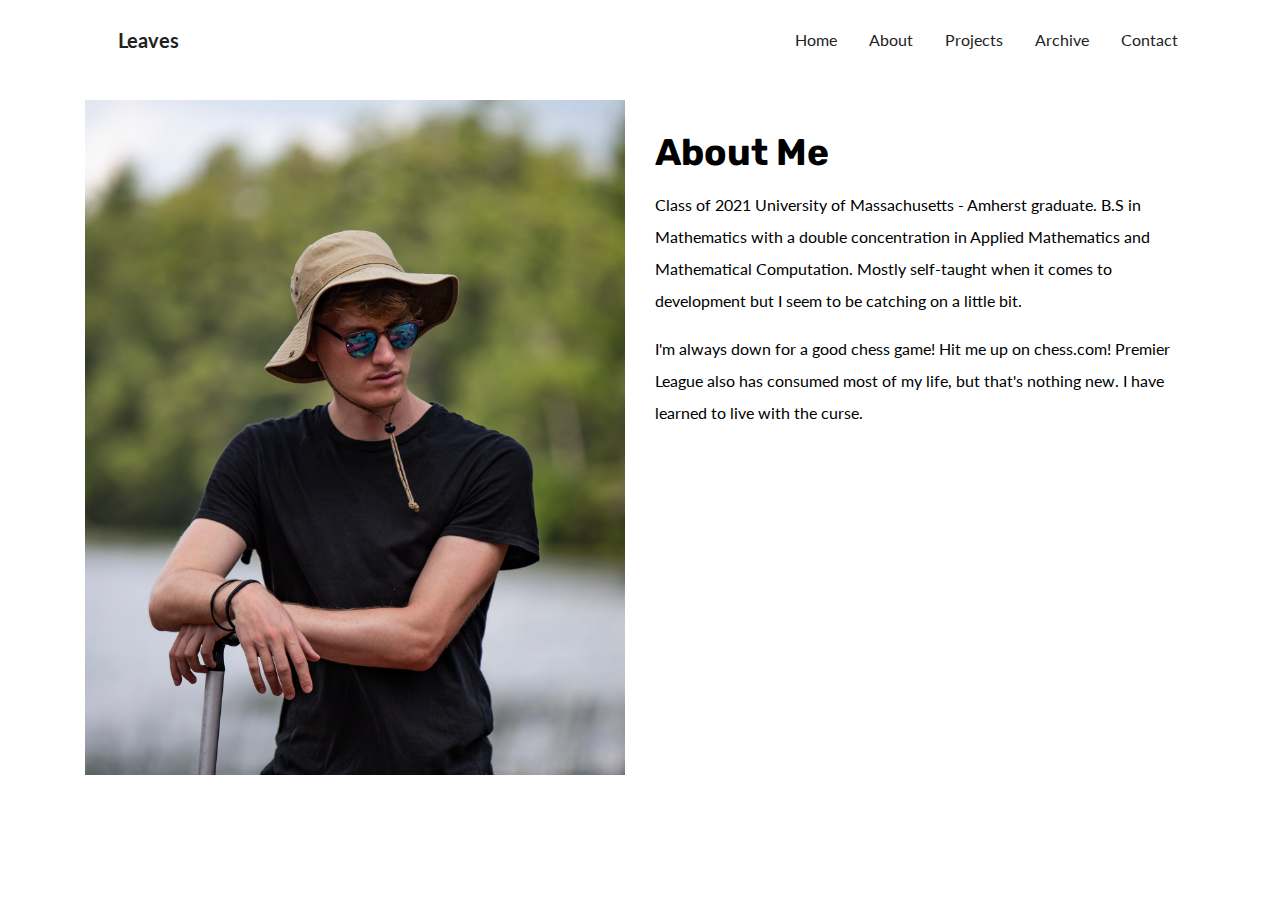
<file: content/about.html>
<!DOCTYPE html>
<html lang="en">
  <head>
    <meta charset="UTF-8" />
    <title>Kalju Jake Nekvasil</title>
    <meta name="viewport" content="width=device-width, initial-scale=1" />
    <link rel="icon" type="image/png" sizes="32x32" href="../assets/favicon/site.webmanifest">
    <link rel="icon" type="image/png" sizes="16x16" href="../assets/favicon/site.webmanifest">
    <link rel="manifest" href="../assetsfavicon/site.webmanifest">    
    <link rel="stylesheet" href="../styles/reset.min.css" />
    <link rel="stylesheet" href="../styles/style.css" />
  </head>

  <body id="about-body">
    <!-- Header Start -->
    <header class="site-header">
      <div class="wrapper site-header__wrapper">
        <a href="https://www.kajnekvasil.com/" class="brand">Leaves</a>
        <nav class="nav">
          <button class="nav__toggle" aria-expanded="false" type="button">
            +
          </button>
          <ul class="nav__wrapper">
            <li class="nav__item"><a href="../index.html">Home</a></li>
            <li class="nav__item"><a href="about.html">About</a></li>
            <li class="nav__item"><a href="projects.html">Projects</a></li>
            <li class="nav__item"><a href="archive.html">Archive</a></li>
            <li class="nav__item"><a href="contact.html">Contact</a></li>
          </ul>
        </nav>
      </div>
    </header>
    <script src="../js/header.js"></script>
    <!-- Header End -->

    <!-- Main Start -->
    <div class="section-container content-container"> 
    <div class="container">
        <div class="row">
            <div class="col-xs-12-about">
                <div class="col-md-6">
                    <img src="../assets/images/base/82-Osgood KJ-2-2.jpg" class="img-responsive" alt=""> 
                </div>
                <div class="col-md-6">
                    <h1 class="h2">About Me</h1>
                    <p>Class of 2021 University of Massachusetts - Amherst graduate. B.S in Mathematics with a double concentration in Applied Mathematics and Mathematical Computation. Mostly self-taught when it comes to development but I seem to be catching on a little bit. </p>
                    <p>I'm always down for a good chess game! Hit me up on chess.com! Premier League also has consumed most of my life, but that's nothing new. I have learned to live with the curse.</p>
                </div>
            </div>
        </div>
    </div>
</div>

    <!-- Main End -->

</body>
</html>
</file>
<file: styles/style.css>
@import url('https://fonts.googleapis.com/css2?family=JetBrains+Mono&family=Lato:ital,wght@0,400;0,700;1,400&family=Rubik:wght@400;700&display=swap');


/* 
A WARNING TO WHOVEVER DARES READ THIS FILE: 

"Your scientists were so preoccupied with whether or not they could,
they didn't stop to think if they should." - Ian Malcolm

This .css file is my Frankenstein. At this point I don't want to touch
anything in fear that it breaks something. I don't know what is being
used and what isn't. Reality is relative. Good luck.
*/


/* NAV */


.wrapper {
  max-width: 1140px;
  padding-left: 3rem;
  padding-right: 1rem;
  margin-left: auto;
  margin-right: auto;
}

*,
*:before,
*:after {
  box-sizing: border-box;
}

a {
  text-decoration: none;
  color: #222;
}

a.nav {color: blue; text-decoration: none;}

html {
  -webkit-font-smoothing: antialiased;
  -moz-osx-font-smoothing: grayscale;
}

.sr-only {
  position: absolute;
  clip: rect(1px, 1px, 1px, 1px);
  padding: 0;
  border: 0;
  height: 1px;
  width: 1px;
  overflow: hidden;
}

.button {
  -webkit-appearance: none;
     -moz-appearance: none;
          appearance: none;
  color: #fff;
  background-color: #fff;
  min-width: 120px;
  padding: 0.5rem 1rem;
  border-radius: 5px;
  text-align: center;
}

.button svg {
  display: inline-block;
  vertical-align: middle;
  width: 24px;
  height: 24px;
  fill: #fff;
}

.button span {
  display: none;
}

@media (min-width: 600px) {
  .button span {
    display: initial;
  }
}

.button--icon {
  min-width: initial;
  padding: 0.5rem;
}


/* HEADER */

.brand {
  font-weight: bold;
  font-size: 20px; }

.site-header {
  position: relative;
  background-color: #ffffff; 
}

.site-header__wrapper {
  padding-top: 1.5rem;
  padding-bottom: 1rem; }
  @media (min-width: 600px) {
    .site-header__wrapper {
      display: flex;
      justify-content: space-between;
      align-items: center;
      padding-top: 0;
      padding-bottom: 0; } }
@media (min-width: 600px) {
  .nav__wrapper {
    display: flex; 
    } 
}

@media (max-width: 599px) {
  .nav__wrapper {
    position: absolute;
    top: 100%;
    right: 0;
    left: 0;
    z-index: -1;
    background-color: #ffffff;
    visibility: hidden;
    opacity: 0;
    transform: translateY(-100%);
    transition: transform 0.3s ease-out, opacity 0.3s ease-out;
    }
    .nav__wrapper.active {
      visibility: visible;
      opacity: 1;
      transform: translateY(0); 
      z-index: 10;
    } 
  }

.nav__item a {
  display: block;
  padding: 1.5rem 1rem; }

.nav__toggle {
  display: none; 
}

@media (max-width: 599px) {
  .nav__toggle {
    position: absolute;
    right: 1rem;
    top: .7rem; 
    cursor: pointer;
    background-color: #ffffff; 
    border: none;
    color: black;
    padding: 0px 30px;
    text-align: center;
    text-decoration: none;
    display: inline-block;
    font-size: 40px;
    font-family: "Lato", Helvetica, Arial, sans-serif;
  } 
}


/*HOMEPAGE*/


.hero-full-container {
    height:100vh;
    position:relative
}


.hero-full-container .hero-full-wrapper .text-content {
    padding-top:30%
}

@media (min-width:992px){
    .hero-full-container .hero-full-wrapper .text-content{
        padding-top:10%
    }
}

.white-text-container h1,
.white-text-container h2,
.white-text-container h3,
.white-text-container h4,
.white-text-container h5,
.white-text-container p {
    color:#fff
}


.overlay-gradient {
    position:absolute;
    top:0;
    left:0;
    right:0;
    bottom:0;
    background-image:-webkit-linear-gradient(top,rgba(0,0,0,.3),transparent);
    background-image:-o-linear-gradient(top,rgba(0,0,0,.3) 0,transparent 100%);
    background-image:linear-gradient(180deg,rgba(0,0,0,.3) 0,transparent);
    background-repeat:repeat-x;
    filter:progid:DXImageTransform.Microsoft.gradient(startColorstr="#4D000000",endColorstr="#00000000",GradientType=0);
}

.overlay-gradient-partial {
    position:absolute;
    top:80px;
    left:0;
    right:0;
    bottom:449px;
    background-image:-webkit-linear-gradient(top,rgba(0,0,0,.3),transparent);
    background-image:-o-linear-gradient(top,rgba(0,0,0,.3) 0,transparent 100%);
    background-image:linear-gradient(180deg,rgba(0,0,0,.3) 0,transparent);
    background-repeat:repeat-x;
    filter:progid:DXImageTransform.Microsoft.gradient(startColorstr="#4D000000",endColorstr="#00000000",GradientType=0);
}

.container{
    margin-right:auto;
    margin-left:auto;
    padding-left:15px;
    padding-right:15px;

}

.container:after,.container:before{
    content:" ";
    display:table
}

.container:after{
    clear:both
}
@media (min-width:768px){
    .container{
        width:750px
    }
    .overlay-gradient-partial {
        bottom: 449px;
    }
}

@media(max-width: 767px) {
    .overlay-gradient-partial {
        bottom: 632px;
    }
}



@media (min-width:992px){
    .container{
        width:970px
    }
}
@media (min-width:1200px){
    .container{
        width:1170px
    }
}


.row{
    margin-left:-15px;
    margin-right:-15px
}
.row:after,.row:before{
    content:" ";
    display:table
}

.row:after{
    clear:both
}


.col-xs-12{
    float:left
}

.col-xs-12{
  width:100%
}

.col-md-7,
.col-xs-12 {
    position:relative;
    min-height:1px;
    padding-left:15px;
    padding-right:100px
}

.col-xs-12-about {
    position:relative;
    min-height:1px;
    padding-left:15px;
    padding-right:15px
}


.col-md-6 {
    position:relative;
    min-height:1px;
    padding-left:15px;
    padding-right:15px;
}

@media (min-width:992px){
  .col-md-7 {
    float: left;
    width:58.33333%
  }
}

/*.col-md-offset-1{
  margin-left:8.33333%
}
*/
html{
    font-family:sans-serif;
    -ms-text-size-adjust:100%;
    -webkit-text-size-adjust:100%
    -webkit-tap-highlight-color: transparent;
}

#home-body {
  font-family: "Lato", Helvetica, Arial, sans-serif;
  font-size: 16px;
  line-height: 2;
  color: #000000;
  background-color: #fff; 
  margin: 0;
  overflow: hidden;
}

#about-body {
  font-family: "Lato", Helvetica, Arial, sans-serif;
  font-size: 16px;
  line-height: 2;
  color: #000000;
  background-color: #fff; 
  margin: 0;
  overflow: auto;

}

#contact-body {
  font-family: "Lato", Helvetica, Arial, sans-serif;
  font-size: 16px;
  line-height: 2;
  color: #000000;
  background-color: #fff; 
  margin: 0 auto;
  overflow: auto;
  overflow: auto;

}


.h1, .h2, .h3, .h4, .h5, .h6, h1, h2, h3, h4, h5, h6 {
    font-family: Rubik,Helvetica,Arial,sans-serif;
    font-weight: 700;
    line-height: 1.1;
    color: #000;
}

*, :after, :before {
    -webkit-box-sizing: border-box;
    -moz-box-sizing: border-box;
    box-sizing: border-box;
}

h1 {
    display: block;
    font-size: 2em;
    margin-block-start: 0.67em;
    margin-block-end: 0.67em;
    margin-inline-start: 0px;
    margin-inline-end: 0px;
    font-weight: bold;
    margin-left: 0px;
    margin-right: 0px;
    margin: .67em 0;
}


h1 {
    font-size: 2em;
    margin: .67em 0;
    margin-top: 0.67em;
    margin-right: 0px;
    margin-bottom: 0.67em;
    margin-left: 0px;
}



.h1, .h2, .h3, h1, h2, h3 {
    margin-top: 32px;
    margin-bottom: 16px;
}

.h1, h1 {
    font-size: 50px;
}

.h2,h2{
    font-size:37px
}

.white-text-container h1, .white-text-container h2, .white-text-container h3, .white-text-container h4, .white-text-container h5, .white-text-container p {
    color: #fff;
}

p {
    display: block;
    margin-block-start: 1em;
    margin-block-end: 1em;
    margin-inline-start: 0px;
    margin-inline-end: 0px;
}

element.style {
    background-image: url(./assets/images/81-Osgood KJ-2.jpg);
}


/*About*/

.img-responsive{
    display:block;
    max-width:100%;
    height:auto
    margin-bottom 10px
}

.section-container{
    padding:20px 0
}

.section-container-spacer{
    margin-bottom:60px
}

img {
    vertical-align: middle;
    border: 0;
}

@media (min-width:992px){
    .col-md-6 {
        float: left;
        width: 50%;
    }
}


/* Contact */

.col-md-6-icons {
    display: flex;
    align-items: center;
    justify-content: center;
    height: 200px;

}


@media (max-width: 920px){
    .col-md-6-icons {
        width: 460px;
        margin-right: auto;
        margin-left: auto;
    }
}

@media (max-width: 470px){
    .col-md-6-icons {
        float: center;
        width: 310px;
    }
}

.template-example .template-title-example:after{
    display:none
}

.list-icons{
    list-style:none;
    margin:0;
    padding:0;
    overflow:hidden
}
.list-icons li{
    float:left;
    margin-right:25px;
    padding-top: 25px;
    margin-left: 25px;
}

.fa-icon {
    border-color:#555
}

.fa-icon:hover {
    background-color:#555
}

.fa-icon{
    color:#000;
    width:100px;
    height:100px;
    line-height:29px;
    font-size:56px;
    text-align:center;
    display:inline-block;
    border-radius:60px;
    border:3px solid #000;
    padding-top: 18px;
}

.fa-icon:hover{
    background-color:#000;
    color:#fff
}

.fa-icon .fa{
    border:none
}

.col-md-6-contact {
    position:relative;
    min-height:1px;
    padding-left:15px;
    padding-right:15px;
    margin-left: auto;
    margin-right: auto;
    text-align: center;
    /*height: -20px;*/
    padding-top: 110px;
    padding-bottom: 80px;
}


.copyright {
    font-size: 14px;
    margin-bottom: 0;
    text-align: center;
    color: #777;
    line-height: 1.5;
    margin: 30px 0;
    padding-top: 200px;
}


/* ARTICLE */

span.bold {
    font-weight: bold;
}

span.italic {
    font-style: italic ;
}
.main-wrapper{

    margin-left: auto;
    margin-right: auto;
    background:#fff
}

.main-wrapper .blog-container{
    max-width:820px
}

.blog-post .title{
    font-weight:bold;
    font-size:2rem
}

.blog-post .blog-post-body p,.blog-post .blog-post-body li{
    font-size:1.125rem;
    line-height:1.6
}

.blog-post .blog-post-body h1{
    font-size:2.125rem
}

.blog-post .blog-post-body h2{
    font-size:2rem
}

.blog-post .blog-post-body h3{
    font-size:1.75rem
}

.blog-post .blog-post-body h4{
    font-size:1.5rem
}
.blog-post .blog-post-body h5{
    font-size:1.25rem
}

.blog-post .blog-post-body h6{
    font-size:1.125rem
}

.blog-post .image-caption{
    color:#8f8f8f;
    font-size:0.875rem
}
.blog-post .image-caption a{
    color:#8f8f8f;
    text-decoration:underline
}
.blog-post .image-caption a:hover{
    color:#4f4f4f
}

.blog-post .blockquote{
    font-family:Georgia,"Times New Roman",Times,serif;
    border-left:2px solid #292929;
    font-size:1.5rem
}

.blog-post .blockquote p{
    font-size:1.5rem
}


.blog-container{
    width:100%;
    padding-right:15px;
    padding-left:15px;
    margin-right:auto;
    margin-left:auto
}

.img-fluid{
    max-width:100%;
    height:auto
}

.text-center{
    text-align:center !important
}


pre{
    margin-top: 1rem;
    margin-bottom: 1rem;
    overflow:auto;
}

code {
    font-family: 'JetBrains Mono', monospace;
    font-weight: bold;
}

pre{
    display:block;
    color:#292929;
    background-color: #ebebeb;
    padding-left: 25px;
    border-radius: 20px;
}
pre code{
    font-size:inherit;
    color:inherit;
    word-break:normal;
    

}
.pre-scrollable{
    max-height:340px;
    overflow-y:scroll;
}

pre{
    white-space:pre-wrap !important

}

pre,blockquote{
    page-break-inside:avoid
}

.m-lg-5{
    margin:3rem !important
}


.pb-3,.py-3{
    padding-bottom:1rem !important
}

.pl-4,.px-4{padding-left:1.5rem !important}

.pl-lg-5,.px-lg-5{padding-left:3rem !important}

.mb-2,.my-2{margin-bottom:.5rem !important}

.copyright-article {
    font-size: 14px;
    margin-bottom: 0;
    text-align: center;
    color: #777;
    line-height: 1.5;
    margin: 30px 0;
    padding-top: 30px;
    padding-bottom: 30px;
}

hr {
    margin-top: 20px;
    border-top: 1px solid #eee;
}




/* ARCHIVE */

.col-lg-8, .col-md-10 {
    position: relative;
    min-height: 1px;
    padding-right: 15px;
    padding-left: 15px;
}


@media (min-width: 992px) {
    .col-md-offset-1 {
        margin-left: 17%; 
    }

    .col-md-10 {
        width: 65%;
       
    }
}

@media (min-width: 1200px) {
    .col-lg-offset-2 {
        margin-left: 23%;
    }

    .col-lg-8 {
        width: 55%;
    }
}


@media only screen and (max-width:768px){
    .post-preview>a>.post-title {
        font-size: 30px;
        margin-top: 30px;
        margin-bottom: 10px;
    }
}


.caption,.intro-header .page-heading,.intro-header .site-heading,footer .copyright{
     text-align:center
     color: #fff;
}


.intro-header{
    background:center center no-repeat;
    -webkit-background-size:cover;
    -moz-background-size:cover;
    background-size:cover;
    -o-background-size:cover;
    margin-bottom:50px
}
.intro-header .page-heading,.intro-header .post-heading,.intro-header .site-heading{
    padding:100px 0 50px;
    /*height: 50px;*/
    /*color:#fff*/
}

.intro-header .page-heading h1,.intro-header .site-heading h1{
    margin-top:0;
    font-size:50px

}

.intro-header .page-heading .subheading,.intro-header .site-heading .subheading{
    font-size:24px;line-height:1.1;display:block;font-weight:300;margin:10px 0 0; color: #fff;

}

@media only screen and (min-width:768px){
    .intro-header .page-heading,.intro-header .post-heading,.intro-header .site-heading{
        padding:150px 0
    }
    .intro-header .page-heading h1,.intro-header .site-heading h1{
        font-size:80px
    }

}
.intro-header .post-heading h1{font-size:35px}

.intro-header .post-heading .meta,.intro-header .post-heading .subheading{line-height:1.1;display:block}
.intro-header .post-heading .subheading{font-size:24px;margin:10px 0 30px;font-weight:600}
.intro-header .post-heading .meta{font-family:Lora,'Times New Roman',serif;font-style:italic;font-weight:300;font-size:20px}
.intro-header .post-heading .meta a{color:#fff}
@media only screen and (min-width:768px){
    .intro-header .post-heading h1{font-size:55px}
    .intro-header .post-heading .subheading{font-size:30px}

}


.container-archive{
    margin-right:auto;
    margin-left:auto;
    padding-left:15px;
    padding-right:15px;

}


/* PROJECTS  */


.image-projects {
    width: 100%;
}



.container-projects {
    margin-right:auto;
    margin-left:auto;
    padding-left:15px;
    padding-right:15px;
}

@media only screen and (max-width: 1149px) {
    .row-projects{
        flex-wrap: wrap;
    }
}

@media only screen and (min-width: 767em) {
  .container-projects {
    width: 80%;
  }
  .col-md-projects{
    -webkit-box-flex: 1;
    -ms-flex-positive: 1;
    flex-grow: 1; 
    -ms-flex-preferred-size: 0;
    flex-basis: 0; 
    width: 286px;
  }
}

@media (min-width: 767px) {
    .col-md-projects {
        width: 286px;
    }
}

@media (max-width: 1350px) {
    .row-projects {
        margin: 0 auto;
        padding-left: 1rem;
        padding-right: 1rem;
        flex-wrap: wrap;
    }
}
@media (max-width: 767px) {
    .col-md-projects {
        width: 100%;
    }
}



.col-md-projects{
    box-sizing: border-box;
    -webkit-box-flex: 0;
    -ms-flex: 0 0 auto;
    flex: 0 0 auto;
    padding-right: 0.5rem;
    padding-left: 0.5rem;
    padding-bottom: 0.5rem;
  }


.row-projects {
  box-sizing: border-box;
  display: -webkit-box;
  display: -ms-flexbox;
  display: flex;
  -webkit-box-flex: 0;
  -ms-flex: 0 1 auto;
  flex: 0 1 auto;
  -webkit-box-orient: horizontal;
  -webkit-box-direction: normal;
  -ms-flex-direction: row;
  flex-direction: row;
  -ms-flex-wrap: wrap;
  
  margin-right: -0.5rem;
  margin-left: -0.5rem;

  flex-wrap: wrap;
}



.team .team-name {
    text-align: center;
}

.team .team-name .position{
    opacity: .7;
}

.team .team-icon {
    max-width: 16px;
    color: #fff;
}


.center-xs {
  -webkit-box-pack: center;
  -ms-flex-pack: center;
  justify-content: center;
  text-align: center;
}


.hover-outer-box {
    position: relative;
    display: flex;
    justify-content: center;
    display: flex;
}

.hover-outer-box .hover-inner-box {
    background: rgba(0, 0, 0, 0.9);
    height: 100%;
    width: 100%;
    opacity: 0;
    top: 0;
    left: 0;
    position: absolute;
    padding: 0;
    transition: opacity .5s;
    color: #fff;
    display: flex;
    align-items: center;
}

.hover-outer-box:hover .hover-inner-box {
    opacity: .9;
    transition: opacity .5s;
}

.hover-outer-box .hover-inner-box .hover-content{
    text-align: center;
    width: 100%;
    padding: 1rem;
}

@media(hover: hover) and (pointer: fine) {
    .hover-outer-box:hover .hover-inner-box {
    opacity: .9;
    transition: opacity .5s;
    } 
}
</file>
